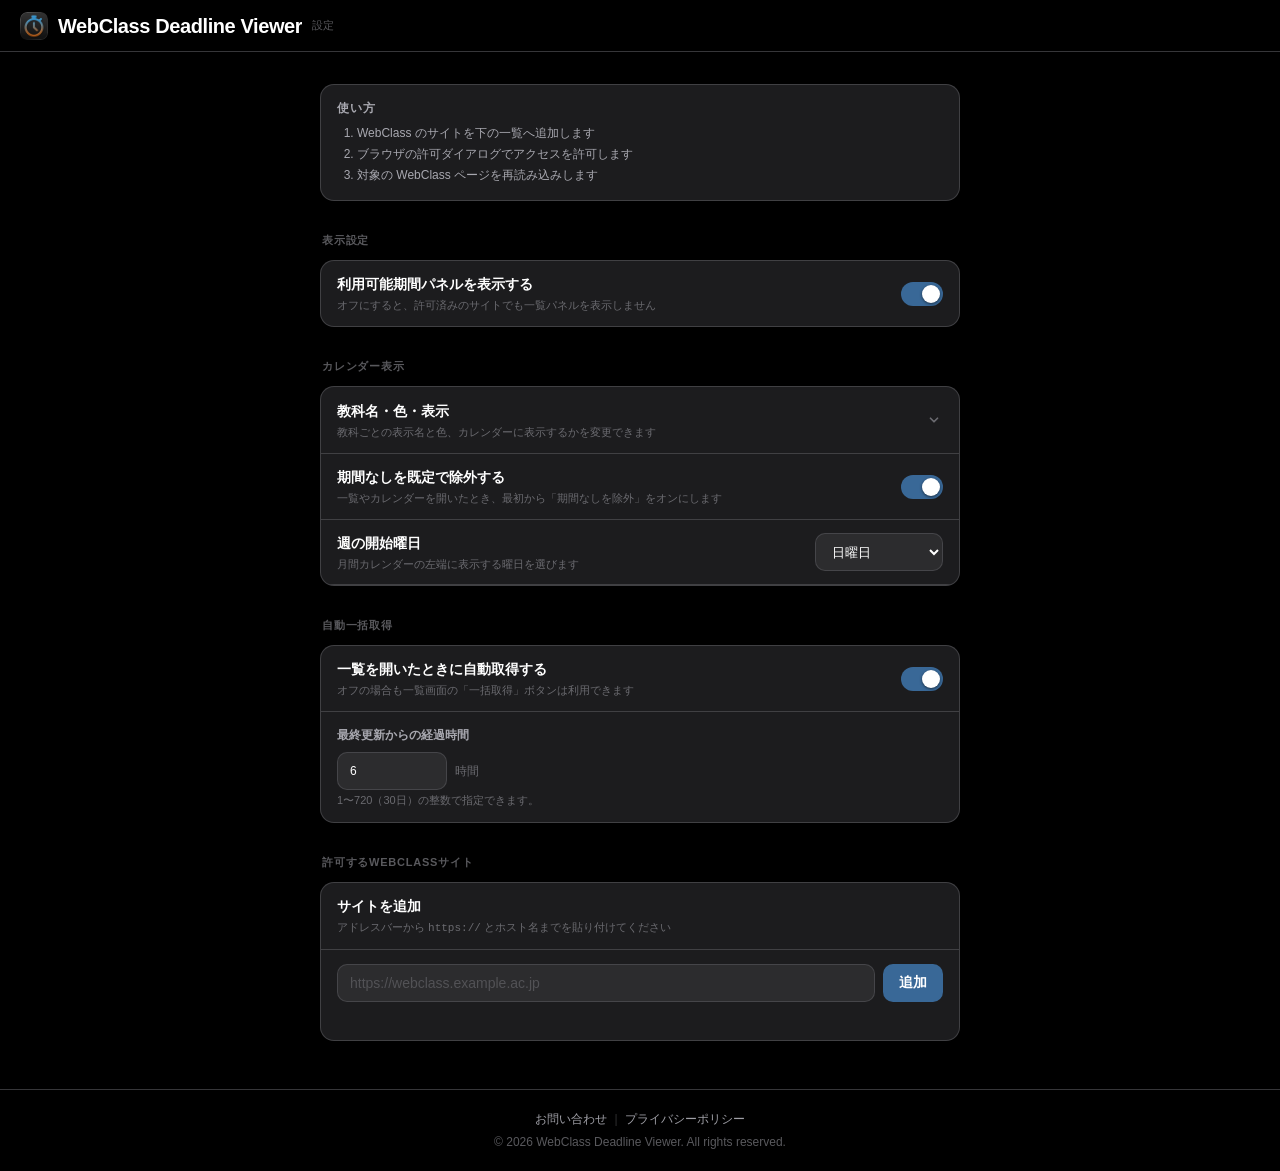
<file: src/options/options.html>
<!DOCTYPE html>
<html lang="ja">
  <head>
    <meta charset="utf-8" />
    <meta name="viewport" content="width=device-width, initial-scale=1" />
    <title>WebClass Deadline Viewer — 設定</title>
    <link rel="stylesheet" href="../shared/styles/base.css" />
    <link rel="stylesheet" href="options.css" />
  </head>
  <body>
    <header class="opts-topbar">
      <div class="opts-brand">
        <img class="opts-brand-icon" src="../icons/icon128.png" width="28" height="28" alt="" />
        <span class="opts-brand-name">WebClass Deadline Viewer</span>
        <span class="opts-brand-version">設定</span>
      </div>
    </header>

    <main class="opts-main">
      <aside class="opts-info" role="note">
        <div>
          <p class="opts-info-title">使い方</p>
          <ol class="opts-info-steps">
            <li>WebClass のサイトを下の一覧へ追加します</li>
            <li>ブラウザの許可ダイアログでアクセスを許可します</li>
            <li>対象の WebClass ページを再読み込みします</li>
          </ol>
        </div>
      </aside>

      <section class="opts-section" aria-labelledby="display-title">
        <div class="opts-section-head"><h2 id="display-title">表示設定</h2></div>
        <div class="sg-card">
          <div class="sg-row">
            <div class="sg-info">
              <p class="sg-title" id="toggleLabel">利用可能期間パネルを表示する</p>
              <p class="sg-desc">オフにすると、許可済みのサイトでも一覧パネルを表示しません</p>
            </div>
            <label class="switch" title="オン / オフ">
              <input type="checkbox" id="toggleEnabled" checked aria-labelledby="toggleLabel" />
              <span class="switch-track"></span>
            </label>
          </div>
        </div>
      </section>

      <section class="opts-section" aria-labelledby="calendar-title">
        <div class="opts-section-head"><h2 id="calendar-title">カレンダー表示</h2></div>
        <div class="sg-card">
          <button type="button" class="sg-head section-collapse-btn" id="courseSettingsToggle" aria-expanded="false" aria-controls="courseSettingsPanel" aria-label="教科名・色・表示を開く" title="教科設定を展開する">
            <span class="sg-info section-collapse-btn__info">
              <span class="sg-title">教科名・色・表示</span>
              <span class="sg-desc">教科ごとの表示名と色、カレンダーに表示するかを変更できます</span>
            </span>
            <span class="section-collapse-btn__chevron" aria-hidden="true">
              <svg viewBox="0 0 16 16" fill="none"><path d="m4.5 6.25 3.5 3.5 3.5-3.5" stroke="currentColor" stroke-width="1.7" stroke-linecap="round" stroke-linejoin="round" /></svg>
            </span>
          </button>
          <div class="sg-row calendar-default-row">
            <div class="sg-info">
              <p class="sg-title" id="defaultExcludeNoPeriodLabel">期間なしを既定で除外する</p>
              <p class="sg-desc">一覧やカレンダーを開いたとき、最初から「期間なしを除外」をオンにします</p>
            </div>
            <label class="switch" title="オン / オフ">
              <input type="checkbox" id="defaultExcludeNoPeriod" checked aria-labelledby="defaultExcludeNoPeriodLabel" />
              <span class="switch-track"></span>
            </label>
          </div>
          <div class="sg-row calendar-week-row">
            <div class="sg-info">
              <label class="sg-title" for="weekStartDay">週の開始曜日</label>
              <p class="sg-desc">月間カレンダーの左端に表示する曜日を選びます</p>
            </div>
            <select id="weekStartDay" aria-label="週の開始曜日">
              <option value="0">日曜日</option>
              <option value="1">月曜日</option>
              <option value="2">火曜日</option>
              <option value="3">水曜日</option>
              <option value="4">木曜日</option>
              <option value="5">金曜日</option>
              <option value="6">土曜日</option>
            </select>
          </div>
          <div id="courseSettingsPanel" hidden>
            <div class="sg-body course-settings" id="courseSettings">
              <p class="calendar-settings__empty">取得済みの教科を読み込んでいます…</p>
            </div>
            <div class="sg-head calendar-subhead">
              <div class="sg-info">
                <p class="sg-title">設定のエクスポート・インポート</p>
                <p class="sg-desc">下のテキストをコピーして、別のブラウザへ設定を移せます</p>
              </div>
            </div>
            <div class="sg-body settings-transfer">
              <textarea id="calendarSettingsText" rows="7" spellcheck="false" aria-label="カレンダー設定テキスト" placeholder="エクスポートすると設定テキストが表示されます"></textarea>
              <div class="settings-transfer__actions">
                <button type="button" class="btn btn-secondary" id="exportCalendarSettings">エクスポート</button>
                <button type="button" class="btn btn-primary" id="importCalendarSettings">インポート</button>
              </div>
              <p class="settings-transfer__status" id="calendarSettingsStatus" role="status" aria-live="polite"></p>
            </div>
          </div>
        </div>
      </section>

      <section class="opts-section" aria-labelledby="bulk-title">
        <div class="opts-section-head"><h2 id="bulk-title">自動一括取得</h2></div>
        <div class="sg-card">
          <div class="sg-row">
            <div class="sg-info">
              <p class="sg-title" id="autoBulkToggleLabel">一覧を開いたときに自動取得する</p>
              <p class="sg-desc">オフの場合も一覧画面の「一括取得」ボタンは利用できます</p>
            </div>
            <label class="switch" title="オン / オフ">
              <input type="checkbox" id="toggleAutoBulk" checked aria-labelledby="autoBulkToggleLabel" />
              <span class="switch-track"></span>
            </label>
          </div>
          <div class="sg-body field-row">
            <label for="autoBulkHours">最終更新からの経過時間</label>
            <div class="number-field">
              <input type="number" id="autoBulkHours" min="1" max="720" step="1" value="6" aria-describedby="autoBulkHoursDesc" />
              <span>時間</span>
            </div>
            <p class="field-help" id="autoBulkHoursDesc">1〜720（30日）の整数で指定できます。</p>
          </div>
        </div>
      </section>

      <section class="opts-section" aria-labelledby="site-title">
        <div class="opts-section-head"><h2 id="site-title">許可するWebClassサイト</h2></div>
        <div class="sg-card">
          <div class="sg-head">
            <div class="sg-info">
              <p class="sg-title">サイトを追加</p>
              <p class="sg-desc">アドレスバーから <code>https://</code> とホスト名までを貼り付けてください</p>
            </div>
          </div>
          <div class="sg-body">
            <div class="add-row">
              <input type="text" id="originInput" placeholder="https://webclass.example.ac.jp" spellcheck="false" autocomplete="off" aria-label="許可するサイトのオリジン" />
              <button type="button" class="btn btn-primary" id="addOriginBtn">追加</button>
            </div>
            <p class="opts-status" id="optionsStatus" role="status" aria-live="polite"></p>
            <div class="site-list" id="siteList"></div>
          </div>
        </div>
      </section>
    </main>

    <footer class="site-footer">
      <p>
        <a class="contact-link" href="mailto:contact.ext@ouma3.org">お問い合わせ</a>
        <span class="sep">|</span>
        <a href="https://extensions.ouma3.org/policies/webclass-deadline-viewer/" target="_blank" rel="noopener noreferrer">プライバシーポリシー</a>
      </p>
      <p>&copy; 2026 WebClass Deadline Viewer. All rights reserved.</p>
    </footer>
    <script src="../shared/constants.js"></script>
    <script src="options.js"></script>
  </body>
</html>
</file>
<file: src/shared/styles/base.css>
/* Shared visual tokens — aligned with WebClass Link Modifier. */
:root {
  --bg: #000;
  --bg-2: #1c1c1e;
  --bg-3: #2c2c2e;
  --bg-4: #3a3a3c;
  --label-1: #fff;
  --label-2: rgba(235, 235, 245, .68);
  --label-3: rgba(235, 235, 245, .38);
  --label-4: rgba(235, 235, 245, .2);
  --sep: rgba(84, 84, 88, .65);
  --accent: #396897;
  --green: #30d158;
  --red: #ff453a;
  --font-sans: -apple-system, BlinkMacSystemFont, "Segoe UI", sans-serif;
  --font-heading: -apple-system, BlinkMacSystemFont, "Segoe UI", sans-serif;
  --font-mono: "SFMono-Regular", Consolas, monospace;
  --r-sm: 6px;
  --r-md: 10px;
  --r-lg: 14px;
  --t-fast: .15s ease;
}
*, *::before, *::after { box-sizing: border-box; margin: 0; padding: 0; }
html { color-scheme: dark; scroll-behavior: smooth; }
body {
  min-height: 100vh;
  background: var(--bg);
  color: var(--label-1);
  font: 14px/1.5 var(--font-sans);
  -webkit-font-smoothing: antialiased;
}
h1, h2, h3 { font-family: var(--font-heading); line-height: 1.2; }
a { color: var(--label-2); text-decoration: none; }
a:hover { color: var(--label-1); }
button, input { font: inherit; }
code { font-family: var(--font-mono); }
:focus-visible { outline: 2px solid var(--accent); outline-offset: 2px; }
@media (prefers-reduced-motion: reduce) {
  *, *::before, *::after { transition-duration: .01ms !important; }
}
</file>
<file: src/options/options.css>
/* Settings layout — aligned with WebClass Link Modifier. */
body { display: flex; min-height: 100vh; flex-direction: column; }
.opts-topbar {
  position: sticky; top: 0; z-index: 10; height: 52px;
  display: flex; align-items: center; padding: 0 20px;
  background: rgba(0, 0, 0, .85); backdrop-filter: blur(24px);
  border-bottom: 1px solid var(--sep);
}
.opts-brand { display: flex; align-items: center; gap: 10px; min-width: 0; }
.opts-brand-icon { border-radius: 7px; flex: none; }
.opts-brand-name { font-size: 20px; font-weight: 700; letter-spacing: -.02em; white-space: nowrap; overflow: hidden; text-overflow: ellipsis; }
.opts-brand-version { color: var(--label-3); font: 11px var(--font-mono); }
.opts-main { width: min(680px, 100%); flex: 1; margin: 0 auto; padding: 32px 20px 16px; }
.opts-info { padding: 14px 16px; margin-bottom: 32px; background: var(--bg-2); border: 1px solid var(--sep); border-radius: var(--r-lg); }
.opts-info-title { margin-bottom: 6px; color: var(--label-2); font-size: 12px; font-weight: 700; letter-spacing: .07em; text-transform: uppercase; }
.opts-info-steps { padding-left: 20px; color: var(--label-2); font-size: 12px; line-height: 1.75; }
.opts-section { margin-bottom: 32px; }
.opts-section-head { margin: 0 0 12px 2px; }
.opts-section-head h2 { color: var(--label-3); font: 700 11px var(--font-sans); letter-spacing: .07em; text-transform: uppercase; }
.sg-card { overflow: hidden; background: var(--bg-2); border: 1px solid var(--sep); border-radius: var(--r-lg); }
.sg-head, .sg-row { display: flex; align-items: center; gap: 12px; padding: 13px 16px 12px; }
.sg-head { border-bottom: 1px solid var(--sep); }
.sg-info { flex: 1; min-width: 0; }
.sg-title { color: var(--label-1); font-size: 14px; font-weight: 650; }
.sg-desc, .field-help { margin-top: 2px; color: var(--label-3); font-size: 11px; line-height: 1.5; }
.sg-body { padding: 14px 16px; }
.section-collapse-btn {
  width: 100%; margin: 0; padding: 14px 16px 13px; color: inherit;
  background: transparent; border: 0; border-bottom: 1px solid var(--sep); border-radius: 0;
  font: inherit; text-align: left; cursor: pointer; -webkit-tap-highlight-color: transparent;
  transition: background-color 140ms ease-out;
}
.section-collapse-btn:hover { background: rgba(120, 120, 128, .1); }
.section-collapse-btn:active { background: rgba(120, 120, 128, .17); }
.section-collapse-btn:focus-visible { outline: 2px solid var(--accent); outline-offset: -3px; }
.section-collapse-btn__info { display: flex; flex-direction: column; text-align: left; }
.section-collapse-btn__chevron {
  display: grid; place-items: center; width: 28px; height: 28px; flex: none;
  margin-right: -5px; color: var(--label-3); border-radius: 50%;
  transition: color 140ms ease-out, background-color 140ms ease-out;
}
.section-collapse-btn__chevron svg {
  width: 16px; height: 16px;
  transition: transform 260ms cubic-bezier(.22, 1, .36, 1);
}
.section-collapse-btn:hover .section-collapse-btn__chevron { color: var(--label-1); background: rgba(120, 120, 128, .12); }
.section-collapse-btn[aria-expanded="true"] .section-collapse-btn__chevron svg { transform: rotate(180deg); }
#courseSettingsPanel[hidden] { display: none; }
.switch { position: relative; width: 42px; height: 24px; flex: none; cursor: pointer; }
.switch input { position: absolute; opacity: 0; pointer-events: none; }
.switch-track { position: absolute; inset: 0; border-radius: 99px; background: var(--bg-4); transition: background var(--t-fast); }
.switch-track::after { content: ""; position: absolute; top: 3px; left: 3px; width: 18px; height: 18px; border-radius: 50%; background: #fff; box-shadow: 0 1px 3px #0008; transition: transform var(--t-fast); }
.switch input:checked + .switch-track { background: var(--accent); }
.switch input:checked + .switch-track::after { transform: translateX(18px); }
.field-row { border-top: 1px solid var(--sep); }
.field-row > label { display: block; margin-bottom: 8px; color: var(--label-2); font-size: 12px; font-weight: 600; }
.number-field { display: flex; align-items: center; gap: 8px; color: var(--label-3); font-size: 12px; }
.number-field input { width: 110px; }
input[type="text"], input[type="number"] {
  height: 38px; padding: 0 12px; color: var(--label-1);
  background: var(--bg-3); border: 1px solid var(--sep); border-radius: var(--r-md);
}
.calendar-default-row { border-bottom: 1px solid var(--sep); }
.calendar-week-row { border-bottom: 1px solid var(--sep); }
.calendar-subhead { border-top: 1px solid var(--sep); }
.calendar-settings__empty { padding: 16px; color: var(--label-3); font-size: 12px; line-height: 1.6; }
.calendar-week-row select { width: 128px; height: 38px; padding: 0 30px 0 12px; color: var(--label-1); background: var(--bg-3); border: 1px solid var(--sep); border-radius: var(--r-md); }
.calendar-week-row select:focus { border-color: var(--accent); outline: none; }
.course-settings { max-height: 420px; padding: 0; overflow-y: auto; }
.course-setting-row { display: grid; grid-template-columns: minmax(120px, .8fr) minmax(180px, 1fr) 38px auto; align-items: center; gap: 10px; padding: 11px 16px; border-top: 1px solid var(--sep); }
.course-setting-row:first-child { border-top: 0; }
.course-setting-row__original { min-width: 0; overflow: hidden; color: var(--label-2); font-size: 12px; text-overflow: ellipsis; white-space: nowrap; }
.course-setting-row__name { min-width: 0; width: 100%; }
.course-setting-row__color { width: 38px; height: 38px; padding: 3px; border: 1px solid var(--sep); border-radius: var(--r-md); background: var(--bg-3); cursor: pointer; }
.course-setting-row__hidden { display: inline-flex; align-items: center; gap: 6px; color: var(--label-2); font-size: 11px; white-space: nowrap; cursor: pointer; }
.course-setting-row__hidden input { accent-color: var(--accent); }
.settings-transfer textarea { display: block; width: 100%; resize: vertical; padding: 10px 12px; color: var(--label-2); background: var(--bg-3); border: 1px solid var(--sep); border-radius: var(--r-md); font: 11px/1.5 var(--font-mono); }
.settings-transfer textarea:focus { border-color: var(--accent); outline: none; }
.settings-transfer__actions { display: flex; justify-content: flex-end; gap: 8px; margin-top: 10px; }
.btn-secondary { color: var(--label-1); background: var(--bg-4); border: 1px solid var(--sep); }
.settings-transfer__status { min-height: 20px; margin-top: 8px; color: var(--green); font-size: 11px; }
.settings-transfer__status--error { color: var(--red); }
input:focus { border-color: var(--accent); outline: none; }
input:disabled { opacity: .4; }
input::placeholder { color: var(--label-4); }
.add-row { display: flex; gap: 8px; }
.add-row > input { flex: 1; min-width: 0; }
.btn, .wc-btn {
  min-height: 38px; padding: 0 16px; border: 0; border-radius: var(--r-md);
  color: #fff; background: var(--accent); font-weight: 650; cursor: pointer;
}
.btn:hover, .wc-btn:hover { opacity: .86; }
.btn:active, .wc-btn:active { transform: scale(.975); }
.opts-status { min-height: 24px; padding-top: 8px; color: var(--label-2); font-size: 12px; }
.site-list, .wc-sitelist { display: grid; gap: 7px; }
.site-row, .wc-site { display: flex; align-items: center; gap: 8px; padding: 9px 10px; background: var(--bg-3); border-radius: var(--r-md); }
.site-row__url, .wc-site__url { flex: 1; min-width: 0; overflow-wrap: anywhere; font: 11px var(--font-mono); color: var(--label-2); }
.site-remove { display: inline-flex; align-items: center; justify-content: center; width: 32px; height: 32px; flex: none; padding: 0; color: var(--label-3); background: transparent; border: 1px solid transparent; border-radius: var(--r-md); cursor: pointer; }
.site-remove:hover { color: var(--red); background: rgba(255, 69, 58, .15); }
.site-list__empty, .wc-sitelist__empty { color: var(--label-3); font-size: 12px; line-height: 1.6; }
.wc-site__warn { color: #ff9f0a; font-size: 11px; }
.site-footer { display: flex; flex-direction: column; align-items: center; gap: 5px; padding: 20px; border-top: 1px solid var(--sep); }
.site-footer p { display: flex; align-items: center; flex-wrap: wrap; justify-content: center; gap: 7px; color: var(--label-3); font-size: 12px; line-height: 1.5; }
.site-footer a { color: var(--label-2); text-decoration: none; transition: color var(--t-fast); }
.site-footer a:hover { color: var(--label-1); }
.site-footer .sep { color: var(--label-4); user-select: none; }
@media (max-width: 580px) {
  .opts-main { padding: 24px 14px 12px; }
  .opts-brand-version { display: none; }
  .add-row { align-items: stretch; flex-direction: column; }
  .course-setting-row { grid-template-columns: minmax(0, 1fr) 38px auto; }
  .course-setting-row__original { grid-column: 1 / -1; }
}
@media (prefers-reduced-motion: reduce) {
  .section-collapse-btn,
  .section-collapse-btn__chevron,
  .section-collapse-btn__chevron svg { transition-duration: .01ms; }
}
</file>
